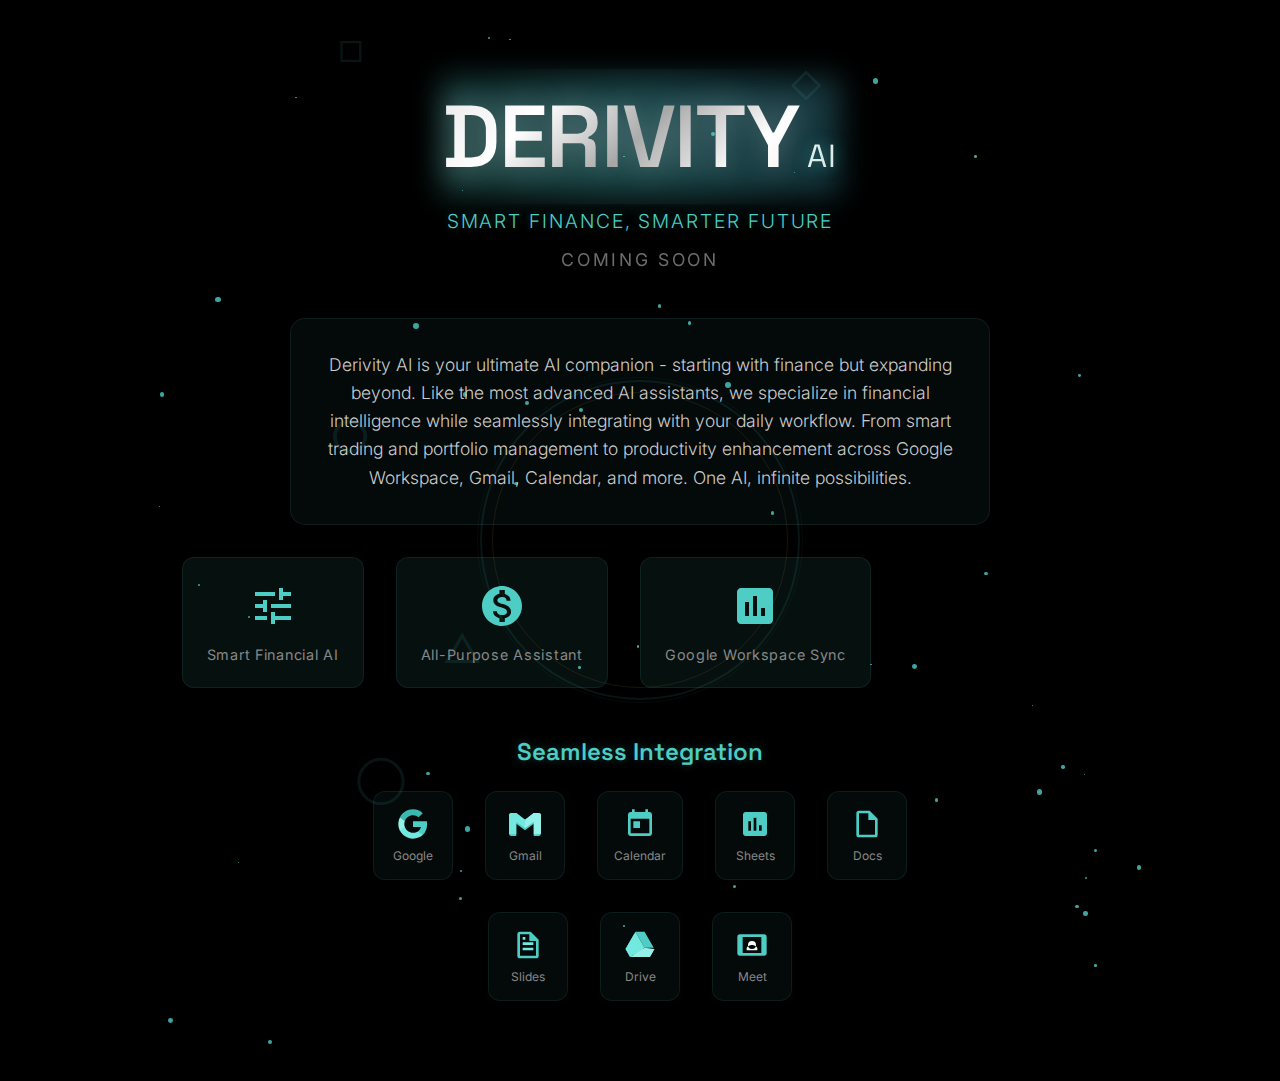
<file: code.html>
<!DOCTYPE html>
<html lang="en">
<head>
    <meta charset="UTF-8">
    <meta name="viewport" content="width=device-width, initial-scale=1.0">
    <title>Derivity AI - Intelligent Investment Solutions</title>
    <link rel="preconnect" href="https://fonts.googleapis.com">
    <link rel="preconnect" href="https://fonts.gstatic.com" crossorigin>
    <link href="https://fonts.googleapis.com/css2?family=Inter:wght@300;400;600;700&family=Space+Grotesk:wght@300;400;600&display=swap" rel="stylesheet">
    <style>
        * {
            margin: 0;
            padding: 0;
            box-sizing: border-box;
        }

        body {
            background-color: #000000;
            color: #ffffff;
            font-family: 'Inter', sans-serif;
            min-height: 100vh;
            display: flex;
            align-items: center;
            justify-content: center;
            overflow-x: hidden;
            padding: 2rem;
        }

        .logo-container {
            text-align: center;
            position: relative;
            padding: 3rem;
        }

        .logo-main {
            font-family: 'Space Grotesk', sans-serif;
            font-size: 5.5rem;
            font-weight: 600;
            letter-spacing: -0.02em;
            margin-bottom: 1rem;
            background: linear-gradient(135deg, #e6e6e6 0%, #ffffff 25%, #a1a1a1 50%, #ffffff 75%, #e6e6e6 100%);
            -webkit-background-clip: text;
            -webkit-text-fill-color: transparent;
            background-clip: text;
            text-shadow: 0 0 30px rgba(255, 255, 255, 0.3);
            position: relative;
            display: inline-block;
        }

        .logo-ai {
            font-family: 'Space Grotesk', sans-serif;
            font-size: 2rem;
            font-weight: 400;
            color: #4ecdc4;
            letter-spacing: 0.05em;
            margin-left: 0.5rem;
            text-shadow: 0 0 15px rgba(78, 205, 196, 0.5);
        }

        .logo-main::before {
            content: '';
            position: absolute;
            top: -2px;
            left: -2px;
            right: -2px;
            bottom: -2px;
            background: linear-gradient(45deg, #4ecdc4, #45b7d1, #96ceb4, #feca57, #4ecdc4);
            background-size: 400%;
            z-index: -1;
            filter: blur(15px);
            opacity: 0.3;
            animation: glowing 20s linear infinite;
        }

        .logo-main::after {
            content: '';
            position: absolute;
            top: 50%;
            left: 50%;
            width: 120%;
            height: 120%;
            background: radial-gradient(circle, rgba(78, 205, 196, 0.1) 0%, transparent 70%);
            transform: translate(-50%, -50%);
            z-index: -2;
            animation: breathe 4s ease-in-out infinite;
        }

        .tagline {
            font-family: 'Inter', sans-serif;
            font-size: 1.2rem;
            font-weight: 300;
            color: #4ecdc4;
            letter-spacing: 0.1em;
            text-transform: uppercase;
            margin-bottom: 1rem;
            text-shadow: 0 0 10px rgba(78, 205, 196, 0.3);
        }

        .coming-soon {
            font-family: 'Inter', sans-serif;
            font-size: 1.1rem;
            font-weight: 400;
            color: #888;
            text-align: center;
            margin: 1rem 0;
            letter-spacing: 0.15em;
            text-transform: uppercase;
            opacity: 0.8;
        }

        .tech-border {
            width: 320px;
            height: 320px;
            border: 2px solid rgba(78, 205, 196, 0.1);
            border-radius: 50%;
            position: absolute;
            top: 50%;
            left: 50%;
            transform: translate(-50%, -50%);
            animation: rotate 20s linear infinite;
            z-index: -2;
        }

        .tech-border::before {
            content: '';
            position: absolute;
            top: -5px;
            left: -5px;
            right: -5px;
            bottom: -5px;
            border: 1px solid rgba(78, 205, 196, 0.05);
            border-radius: 50%;
            animation: rotate 15s linear infinite reverse;
        }

        .tech-border::after {
            content: '';
            position: absolute;
            top: 10px;
            left: 10px;
            right: 10px;
            bottom: 10px;
            border: 1px solid rgba(254, 202, 87, 0.1);
            border-radius: 50%;
            animation: rotate 25s linear infinite;
        }

        .floating-elements {
            position: absolute;
            top: 0;
            left: 0;
            width: 100%;
            height: 100%;
            z-index: -3;
            pointer-events: none;
        }

        .floating-element {
            position: absolute;
            opacity: 0.1;
            animation: float 15s infinite ease-in-out;
        }

        .floating-element:nth-child(1) { animation-delay: 0s; }
        .floating-element:nth-child(2) { animation-delay: 2s; }
        .floating-element:nth-child(3) { animation-delay: 4s; }
        .floating-element:nth-child(4) { animation-delay: 6s; }
        .floating-element:nth-child(5) { animation-delay: 8s; }

        .tech-border::before {
            content: '';
            position: absolute;
            top: -5px;
            left: -5px;
            right: -5px;
            bottom: -5px;
            border: 1px solid rgba(78, 205, 196, 0.05);
            border-radius: 50%;
            animation: rotate 15s linear infinite reverse;
        }

        .data-particles {
            position: absolute;
            top: 0;
            left: 0;
            width: 100%;
            height: 100%;
            z-index: -3;
        }

        .data-particle {
            position: absolute;
            background: rgba(78, 205, 196, 0.8);
            border-radius: 50%;
            animation: dataFloat 8s infinite;
        }

        .brand-statement {
            max-width: 700px;
            margin: 3rem auto 0;
            text-align: center;
            font-size: 1.1rem;
            line-height: 1.6;
            color: #ccc;
            font-weight: 300;
            background: rgba(78, 205, 196, 0.05);
            padding: 2rem;
            border-radius: 15px;
            border: 1px solid rgba(78, 205, 196, 0.1);
        }

        .key-features {
            display: flex;
            justify-content: center;
            gap: 2rem;
            margin-top: 2rem;
            flex-wrap: wrap;
        }

        .feature {
            background: rgba(78, 205, 196, 0.08);
            padding: 1.5rem;
            border-radius: 12px;
            border: 1px solid rgba(78, 205, 196, 0.1);
            text-align: center;
            min-width: 160px;
            transition: all 0.3s ease;
            transform: translateY(20px);
            opacity: 0;
            position: relative;
            overflow: hidden;
        }

        .feature::before {
            content: '';
            position: absolute;
            top: 0;
            left: -100%;
            width: 100%;
            height: 100%;
            background: linear-gradient(90deg, transparent, rgba(78, 205, 196, 0.1), transparent);
            transition: left 0.5s ease;
        }

        .feature:hover {
            transform: translateY(-10px) scale(1.05);
            background: rgba(78, 205, 196, 0.15);
            border-color: rgba(78, 205, 196, 0.3);
            box-shadow: 0 10px 30px rgba(78, 205, 196, 0.2);
        }

        .feature:hover::before {
            left: 100%;
        }

        .feature-icon {
            width: 48px;
            height: 48px;
            margin: 0 auto 1rem;
            display: flex;
            align-items: center;
            justify-content: center;
            transition: all 0.3s ease;
            animation: iconFloat 3s ease-in-out infinite;
        }

        .feature-icon svg {
            width: 100%;
            height: 100%;
            fill: #4ecdc4;
            transition: all 0.3s ease;
        }

        .feature:hover .feature-icon {
            transform: rotateY(360deg) scale(1.2);
        }

        .feature:hover .feature-icon svg {
            fill: #ffffff;
            filter: drop-shadow(0 0 10px rgba(78, 205, 196, 0.8));
        }

        .feature-text {
            font-size: 0.9rem;
            color: #888;
            font-weight: 400;
            letter-spacing: 0.05em;
        }

        .google-apps {
            margin-top: 3rem;
            text-align: center;
        }

        .google-apps-title {
            font-family: 'Space Grotesk', sans-serif;
            font-size: 1.5rem;
            font-weight: 600;
            color: #4ecdc4;
            margin-bottom: 1.5rem;
            text-shadow: 0 0 10px rgba(78, 205, 196, 0.3);
        }

        .google-apps-grid {
            display: flex;
            justify-content: center;
            gap: 2rem;
            flex-wrap: wrap;
            max-width: 600px;
            margin: 0 auto;
        }

        .google-app {
            background: rgba(78, 205, 196, 0.05);
            padding: 1rem;
            border-radius: 12px;
            border: 1px solid rgba(78, 205, 196, 0.1);
            transition: all 0.3s ease;
            min-width: 80px;
            display: flex;
            flex-direction: column;
            align-items: center;
            gap: 0.5rem;
        }

        .google-app:hover {
            transform: translateY(-5px);
            background: rgba(78, 205, 196, 0.1);
            border-color: rgba(78, 205, 196, 0.2);
            box-shadow: 0 5px 20px rgba(78, 205, 196, 0.15);
        }

        .google-app-icon {
            width: 32px;
            height: 32px;
            border-radius: 6px;
            transition: all 0.3s ease;
        }

        .google-app-icon path {
            transition: all 0.3s ease;
        }

        .google-app:hover .google-app-icon path {
            fill: #4ecdc4 !important;
        }

        .google-app-name {
            font-size: 0.75rem;
            color: #888;
            font-weight: 400;
        }

        @keyframes glowing {
            0% { background-position: 0 0; }
            50% { background-position: 400% 0; }
            100% { background-position: 0 0; }
        }

        @keyframes breathe {
            0%, 100% { 
                transform: translate(-50%, -50%) scale(1);
                opacity: 0.1;
            }
            50% { 
                transform: translate(-50%, -50%) scale(1.1);
                opacity: 0.2;
            }
        }

        @keyframes float {
            0%, 100% {
                transform: translateY(0px) translateX(0px) rotate(0deg);
                opacity: 0.1;
            }
            25% {
                transform: translateY(-20px) translateX(10px) rotate(90deg);
                opacity: 0.3;
            }
            50% {
                transform: translateY(-40px) translateX(-10px) rotate(180deg);
                opacity: 0.2;
            }
            75% {
                transform: translateY(-20px) translateX(-15px) rotate(270deg);
                opacity: 0.3;
            }
        }

        @keyframes iconFloat {
            0%, 100% { transform: translateY(0px); }
            50% { transform: translateY(-5px); }
        }

        @keyframes rotate {
            0% { transform: translate(-50%, -50%) rotate(0deg); }
            100% { transform: translate(-50%, -50%) rotate(360deg); }
        }

        @keyframes dataFloat {
            0%, 100% {
                transform: translateY(0) translateX(0) scale(0.5);
                opacity: 0;
            }
            10% {
                opacity: 1;
                transform: scale(1);
            }
            90% {
                opacity: 1;
            }
            100% {
                transform: translateY(-80px) translateX(30px) scale(0.5);
                opacity: 0;
            }
        }

        @media (max-width: 768px) {
            .logo-main {
                font-size: 4rem;
            }
            
            .logo-ai {
                font-size: 1.5rem;
            }
            
            .tech-border {
                width: 280px;
                height: 280px;
            }
            
            .tagline {
                font-size: 1rem;
            }
            
            .key-features {
                gap: 1rem;
            }
            
            .feature {
                min-width: 140px;
                padding: 1.25rem;
            }
            
            .feature-icon {
                width: 40px;
                height: 40px;
            }
        }

        @media (max-width: 480px) {
            .logo-main {
                font-size: 3rem;
            }
            
            .logo-ai {
                font-size: 1.2rem;
            }
            
            .tech-border {
                width: 240px;
                height: 240px;
            }
            
            .logo-container {
                padding: 1.5rem;
            }
            
            .key-features {
                flex-direction: column;
                align-items: center;
            }
            
            .feature {
                width: 100%;
                max-width: 250px;
            }
        }
    </style>
</head>
<body>
    <div class="logo-container">
        <div class="tech-border"></div>
        <div class="data-particles" id="dataParticles"></div>
        <div class="floating-elements" id="floatingElements"></div>
        
        <div class="logo-main">
            DERIVITY<span class="logo-ai">AI</span>
        </div>
        <div class="tagline">Smart Finance, Smarter Future</div>
        <div class="coming-soon">COMING SOON</div>
        
        <div class="brand-statement">
            Derivity AI is your ultimate AI companion - starting with finance but expanding beyond. Like the most advanced AI assistants, we specialize in financial intelligence while seamlessly integrating with your daily workflow. From smart trading and portfolio management to productivity enhancement across Google Workspace, Gmail, Calendar, and more. One AI, infinite possibilities.
        </div>
        
        <div class="key-features">
            <div class="feature">
                <div class="feature-icon">
                    <svg viewBox="0 0 24 24">
                        <path d="M3 17v2h6v-2H3zM3 5v2h10V5H3zm10 16v-2h8v-2h-8v-2h-2v6h2zM7 9v2H3v2h4v2h2V9H7zm14 4v-2H11v2h10zm-6-4h2V7h4V5h-4V3h-2v6z"/>
                    </svg>
                </div>
                <div class="feature-text">Smart Financial AI</div>
            </div>
            <div class="feature">
                <div class="feature-icon">
                    <svg viewBox="0 0 24 24">
                        <path d="M12 2C6.48 2 2 6.48 2 12s4.48 10 10 10 10-4.48 10-10S17.52 2 12 2zm1.41 16.09V20h-2.67v-1.93c-1.71-.36-3.16-1.46-3.27-3.4h1.96c.1 1.05.82 1.87 2.65 1.87 1.96 0 2.4-.98 2.4-1.59 0-.83-.44-1.61-2.67-2.14-2.48-.6-4.18-1.62-4.18-3.67 0-1.72 1.39-2.84 3.11-3.21V4h2.67v1.95c1.86.45 2.79 1.86 2.85 3.39H14.3c-.05-1.11-.64-1.87-2.22-1.87-1.5 0-2.4.68-2.4 1.64 0 .84.65 1.39 2.67 1.91s4.18 1.39 4.18 3.91c-.01 1.83-1.38 2.83-3.12 3.16z"/>
                    </svg>
                </div>
                <div class="feature-text">All-Purpose Assistant</div>
            </div>
            <div class="feature">
                <div class="feature-icon">
                    <svg viewBox="0 0 24 24">
                        <path d="M19 3H5c-1.1 0-2 .9-2 2v14c0 1.1.9 2 2 2h14c1.1 0 2-.9 2-2V5c0-1.1-.9-2-2-2zM9 17H7v-7h2v7zm4 0h-2V7h2v10zm4 0h-2v-4h2v4z"/>
                    </svg>
                </div>
                <div class="feature-text">Google Workspace Sync</div>
            </div>
            <div class="feature">
                <div class="feature-icon">
                    <svg viewBox="0 0 24 24">
                        <path d="M7 2v11h3v9l7-12h-4l4-8z"/>
                    </svg>
                </div>
                <div class="feature-text">Instant Productivity</div>
            </div>
        </div>

        <div class="google-apps">
            <div class="google-apps-title">Seamless Integration</div>
            <div class="google-apps-grid">
                <div class="google-app">
                    <svg class="google-app-icon" viewBox="0 0 24 24">
                        <path fill="#4ecdc4" d="M22.56 12.25c0-.78-.07-1.53-.2-2.25H12v4.26h5.92c-.26 1.37-1.04 2.53-2.21 3.31v2.77h3.57c2.08-1.92 3.28-4.74 3.28-8.09z"/>
                        <path fill="#72e8df" d="M12 23c2.97 0 5.46-.98 7.28-2.66l-3.57-2.77c-.98.66-2.23 1.06-3.71 1.06-2.86 0-5.29-1.93-6.16-4.53H2.18v2.84C3.99 20.53 7.7 23 12 23z"/>
                        <path fill="#96f0ea" d="M5.84 14.09c-.22-.66-.35-1.36-.35-2.09s.13-1.43.35-2.09V7.07H2.18C1.43 8.55 1 10.22 1 12s.43 3.45 1.18 4.93l2.85-2.22.81-.62z"/>
                        <path fill="#3bb8b0" d="M12 5.38c1.62 0 3.06.56 4.21 1.64l3.15-3.15C17.45 2.09 14.97 1 12 1 7.7 1 3.99 3.47 2.18 7.07l3.66 2.84c.87-2.6 3.3-4.53 6.16-4.53z"/>
                    </svg>
                    <span class="google-app-name">Google</span>
                </div>
                <div class="google-app">
                    <svg class="google-app-icon" viewBox="0 0 24 24">
                        <path fill="#4ecdc4" d="M24 5.457v13.909c0 .904-.732 1.636-1.636 1.636h-3.819V11.73L12 16.64l-6.545-4.91v9.273H1.636A1.636 1.636 0 0 1 0 19.366V5.457c0-.904.732-1.636 1.636-1.636h3.819l6.545 4.91 6.545-4.91h3.819A1.636 1.636 0 0 1 24 5.457z"/>
                        <path fill="#72e8df" d="M0 19.366V5.457c0-.904.732-1.636 1.636-1.636h3.819l6.545 4.91v6.545l-6.545-4.91v9.273H1.636A1.636 1.636 0 0 1 0 19.366z"/>
                        <path fill="#96f0ea" d="M24 19.366V5.457c0-.904-.732-1.636-1.636-1.636h-3.819l-6.545 4.91v6.545l6.545-4.91v9.273h3.819A1.636 1.636 0 0 1 24 19.366z"/>
                    </svg>
                    <span class="google-app-name">Gmail</span>
                </div>
                <div class="google-app">
                    <svg class="google-app-icon" viewBox="0 0 24 24">
                        <path fill="#4ecdc4" d="M19 3h-1V1h-2v2H8V1H6v2H5c-1.11 0-1.99.9-1.99 2L3 19c0 1.1.89 2 2 2h14c1.1 0 2-.9 2-2V5c0-1.1-.9-2-2-2zm0 16H5V8h14v11zM7 10h5v5H7z"/>
                    </svg>
                    <span class="google-app-name">Calendar</span>
                </div>
                <div class="google-app">
                    <svg class="google-app-icon" viewBox="0 0 24 24">
                        <path fill="#4ecdc4" d="M19 3H5c-1.1 0-2 .9-2 2v14c0 1.1.9 2 2 2h14c1.1 0 2-.9 2-2V5c0-1.1-.9-2-2-2zM9 17H7v-7h2v7zm4 0h-2V7h2v10zm4 0h-2v-4h2v4z"/>
                    </svg>
                    <span class="google-app-name">Sheets</span>
                </div>
                <div class="google-app">
                    <svg class="google-app-icon" viewBox="0 0 24 24">
                        <path fill="#4ecdc4" d="M14,2H6A2,2 0 0,0 4,4V20A2,2 0 0,0 6,22H18A2,2 0 0,0 20,20V8L14,2M18,20H6V4H13V9H18V20Z"/>
                    </svg>
                    <span class="google-app-name">Docs</span>
                </div>
                <div class="google-app">
                    <svg class="google-app-icon" viewBox="0 0 24 24">
                        <path fill="#4ecdc4" d="M14,2H6A2,2 0 0,0 4,4V20A2,2 0 0,0 6,22H18A2,2 0 0,0 20,20V8L14,2M18,20H6V4H13V9H18V20Z"/>
                        <path fill="#72e8df" d="M16,10H8V12H16V10M16,14H8V16H16V14M10,6H8V8H10V6Z"/>
                    </svg>
                    <span class="google-app-name">Slides</span>
                </div>
                <div class="google-app">
                    <svg class="google-app-icon" viewBox="0 0 24 24">
                        <path fill="#4ecdc4" d="M7.71,3.5L1.15,15L4.58,21L11.13,9.5M9.73,15L6.3,21H19.42L22.85,15M22.28,14L15.42,2H8.58L8.57,2L15.43,14H22.28Z"/>
                        <path fill="#72e8df" d="M8.58,2H8.57L1.15,15L4.58,21L15.43,14L8.58,2Z"/>
                        <path fill="#96f0ea" d="M15.43,14L4.58,21H19.42L22.85,15L15.43,14Z"/>
                    </svg>
                    <span class="google-app-name">Drive</span>
                </div>
                <div class="google-app">
                    <svg class="google-app-icon" viewBox="0 0 24 24">
                        <path fill="#4ecdc4" d="M19,18H5V6H19M21,4H3A2,2 0 0,0 1,6V18A2,2 0 0,0 3,20H21A2,2 0 0,0 23,18V6A2,2 0 0,0 21,4Z"/>
                        <path fill="#ffffff" d="M12,9A3,3 0 0,1 15,12A3,3 0 0,1 12,15A3,3 0 0,1 9,12A3,3 0 0,1 12,9M8,16H16V14.5C16,13.1 13.3,12 12,12C10.7,12 8,13.1 8,14.5V16Z"/>
                    </svg>
                    <span class="google-app-name">Meet</span>
                </div>
            </div>
        </div>
    </div>

    <script>
        // Create data particles effect
        function createDataParticles() {
            const particlesContainer = document.getElementById('dataParticles');
            const particleCount = 50;
            
            for (let i = 0; i < particleCount; i++) {
                const particle = document.createElement('div');
                particle.className = 'data-particle';
                
                // Random position
                const posX = Math.random() * 100;
                const posY = Math.random() * 100;
                
                // Random size (data points)
                const size = Math.random() * 5 + 1;
                
                // Random animation delay
                const delay = Math.random() * 10;
                
                particle.style.left = `${posX}%`;
                particle.style.top = `${posY}%`;
                particle.style.width = `${size}px`;
                particle.style.height = `${size}px`;
                particle.style.animationDelay = `${delay}s`;
                particle.style.animationDuration = `${Math.random() * 8 + 6}s`;
                
                particlesContainer.appendChild(particle);
            }
        }

        // Create floating geometric elements
        function createFloatingElements() {
            const floatingContainer = document.getElementById('floatingElements');
            const shapes = ['○', '△', '□', '◇', '◯'];
            
            for (let i = 0; i < 5; i++) {
                const element = document.createElement('div');
                element.className = 'floating-element';
                element.textContent = shapes[i];
                element.style.fontSize = `${Math.random() * 30 + 20}px`;
                element.style.color = '#4ecdc4';
                element.style.left = `${Math.random() * 90}%`;
                element.style.top = `${Math.random() * 90}%`;
                element.style.animationDuration = `${Math.random() * 10 + 10}s`;
                
                floatingContainer.appendChild(element);
            }
        }

        // Initialize particles and elements on load
        document.addEventListener('DOMContentLoaded', () => {
            createDataParticles();
            createFloatingElements();
            
            // Add entrance animation to main logo
            setTimeout(() => {
                document.querySelector('.logo-main').style.animation = 'fadeInScale 1s ease-out';
            }, 500);
        });

        // Enhanced hover effect for logo
        const logo = document.querySelector('.logo-main');
        const aiText = document.querySelector('.logo-ai');
        
        logo.addEventListener('mouseenter', () => {
            logo.style.textShadow = '0 0 50px rgba(78, 205, 196, 0.8)';
            logo.style.transform = 'scale(1.05)';
            aiText.style.textShadow = '0 0 25px rgba(78, 205, 196, 1)';
            aiText.style.color = '#ffffff';
        });

        logo.addEventListener('mouseleave', () => {
            logo.style.textShadow = '0 0 30px rgba(255, 255, 255, 0.3)';
            logo.style.transform = 'scale(1)';
            aiText.style.textShadow = '0 0 15px rgba(78, 205, 196, 0.5)';
            aiText.style.color = '#4ecdc4';
        });

        // Animate features on scroll into view with stagger effect
        const features = document.querySelectorAll('.feature');
        
        function animateFeatures() {
            features.forEach((feature, index) => {
                setTimeout(() => {
                    feature.style.transform = 'translateY(0)';
                    feature.style.opacity = '1';
                    feature.style.transition = 'all 0.6s cubic-bezier(0.175, 0.885, 0.32, 1.275)';
                }, index * 300);
            });
        }

        // Enhanced intersection observer for feature animation
        const observer = new IntersectionObserver((entries) => {
            entries.forEach(entry => {
                if (entry.isIntersecting) {
                    animateFeatures();
                    observer.unobserve(entry.target);
                }
            });
        }, { threshold: 0.3 });

        observer.observe(document.querySelector('.key-features'));

        // Enhanced hover effects for features
        features.forEach((feature, index) => {
            feature.addEventListener('mouseenter', () => {
                const svg = feature.querySelector('svg');
                svg.style.fill = '#ffffff';
                svg.style.transition = 'all 0.3s ease';
                
                // Add ripple effect
                const ripple = document.createElement('div');
                ripple.style.cssText = `
                    position: absolute;
                    border-radius: 50%;
                    background: rgba(78, 205, 196, 0.3);
                    transform: scale(0);
                    animation: ripple 0.6s linear;
                    pointer-events: none;
                    width: 20px;
                    height: 20px;
                    left: 50%;
                    top: 50%;
                    margin-left: -10px;
                    margin-top: -10px;
                `;
                
                feature.appendChild(ripple);
                setTimeout(() => ripple.remove(), 600);
            });

            feature.addEventListener('mouseleave', () => {
                const svg = feature.querySelector('svg');
                svg.style.fill = '#4ecdc4';
            });
        });

        // Add ripple animation keyframe
        const style = document.createElement('style');
        style.textContent = `
            @keyframes ripple {
                to {
                    transform: scale(4);
                    opacity: 0;
                }
            }
            
            @keyframes fadeInScale {
                0% {
                    opacity: 0;
                    transform: scale(0.8);
                }
                100% {
                    opacity: 1;
                    transform: scale(1);
                }
            }
        `;
        document.head.appendChild(style);

        // Add dynamic color changing for coming soon text - REMOVED for minimal effect

        // Add mouse movement parallax effect
        document.addEventListener('mousemove', (e) => {
            const mouseX = e.clientX / window.innerWidth;
            const mouseY = e.clientY / window.innerHeight;
            
            const particles = document.querySelectorAll('.data-particle');
            particles.forEach((particle, index) => {
                const speed = (index % 3 + 1) * 0.5;
                const x = (mouseX - 0.5) * speed;
                const y = (mouseY - 0.5) * speed;
                particle.style.transform = `translate(${x}px, ${y}px)`;
            });
            
            const floatingElements = document.querySelectorAll('.floating-element');
            floatingElements.forEach((element, index) => {
                const speed = (index % 2 + 1) * 0.3;
                const x = (mouseX - 0.5) * speed * 10;
                const y = (mouseY - 0.5) * speed * 10;
                element.style.transform = `translate(${x}px, ${y}px)`;
            });
        });
    </script>
</body>
</html>
</file>
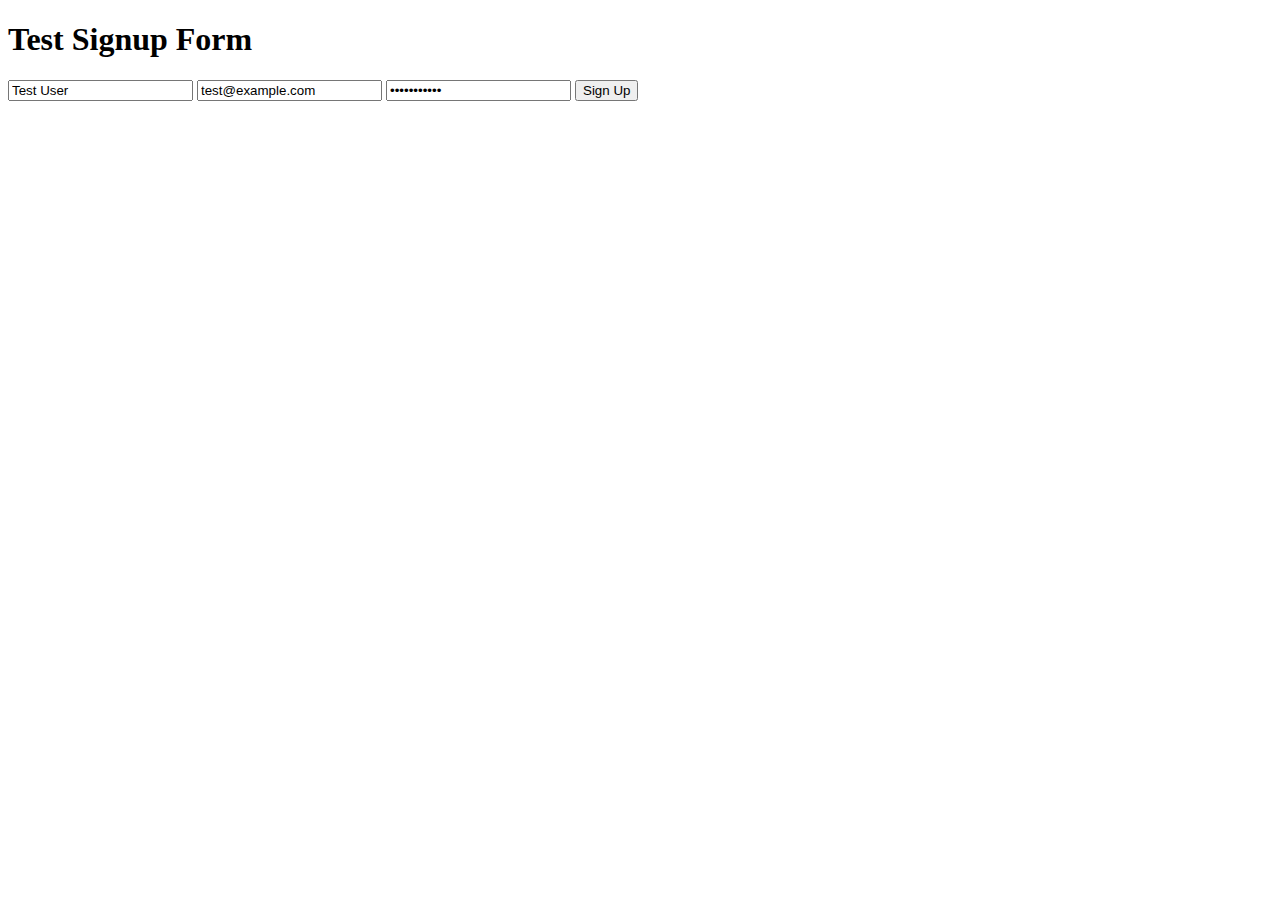
<file: test_signup.html>
<!DOCTYPE html>
<html>
<head>
    <title>Test Signup</title>
</head>
<body>
    <h1>Test Signup Form</h1>
    <form id="testForm">
        <input type="text" id="fullName" placeholder="Full Name" value="Test User" required>
        <input type="email" id="email" placeholder="Email" value="test@example.com" required>
        <input type="password" id="password" placeholder="Password" value="TestPass123" required>
        <button type="submit">Sign Up</button>
    </form>
    <div id="result"></div>

    <script>
        document.getElementById('testForm').addEventListener('submit', async function(e) {
            e.preventDefault();
            
            const fullName = document.getElementById('fullName').value;
            const email = document.getElementById('email').value;
            const password = document.getElementById('password').value;
            const result = document.getElementById('result');
            
            console.log('Test signup starting...');
            console.log('Protocol:', window.location.protocol);
            
            const apiUrl = window.location.protocol === 'file:' 
                ? 'http://127.0.0.1:8000/api/signup/'
                : '/api/signup/';
            
            console.log('API URL:', apiUrl);
            
            try {
                const response = await fetch(apiUrl, {
                    method: 'POST',
                    headers: {
                        'Content-Type': 'application/json',
                    },
                    credentials: 'include',
                    body: JSON.stringify({
                        fullName: fullName,
                        email: email,
                        password: password,
                        newsletter: false
                    })
                });
                
                console.log('Response status:', response.status);
                console.log('Response ok:', response.ok);
                
                if (response.ok) {
                    const data = await response.json();
                    console.log('Response data:', data);
                    result.innerHTML = '<p style="color: green;">Success: ' + JSON.stringify(data) + '</p>';
                } else {
                    const errorData = await response.json();
                    console.log('Error data:', errorData);
                    result.innerHTML = '<p style="color: red;">Error: ' + JSON.stringify(errorData) + '</p>';
                }
            } catch (error) {
                console.error('Fetch error:', error);
                result.innerHTML = '<p style="color: red;">Network Error: ' + error.message + '</p>';
            }
        });
    </script>
</body>
</html>
</file>
